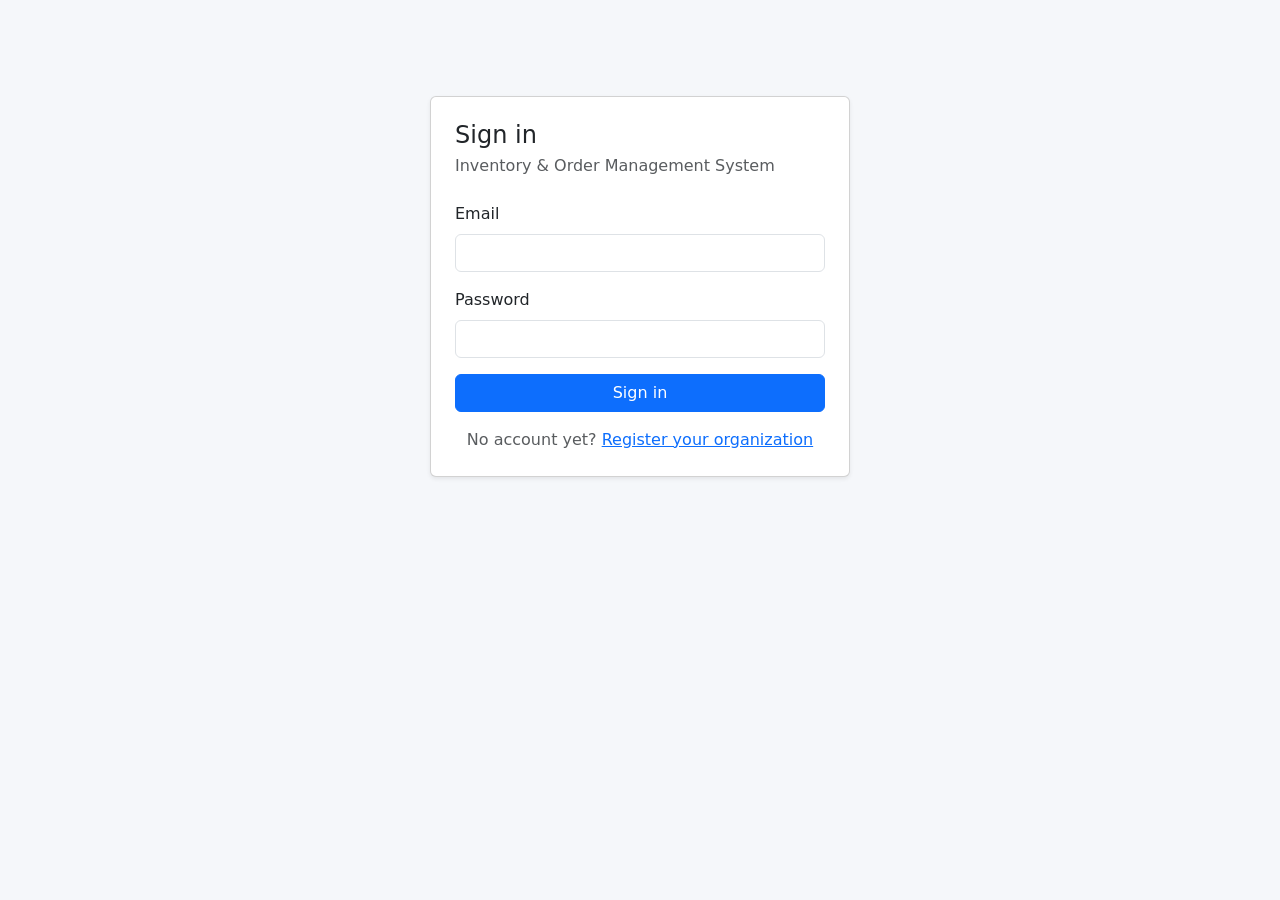
<file: frontend/index.html>
<!DOCTYPE html>
<html lang="en">
<head>
  <meta charset="UTF-8" />
  <title>Inventory & Order Management</title>
</head>
<body>
  <script src="assets/js/config.js"></script>
  <script src="assets/js/api-client.js"></script>
  <script>
    window.location.href = AuthStorage.isAuthenticated() ? "dashboard.html" : "login.html";
  </script>
</body>
</html>
</file>
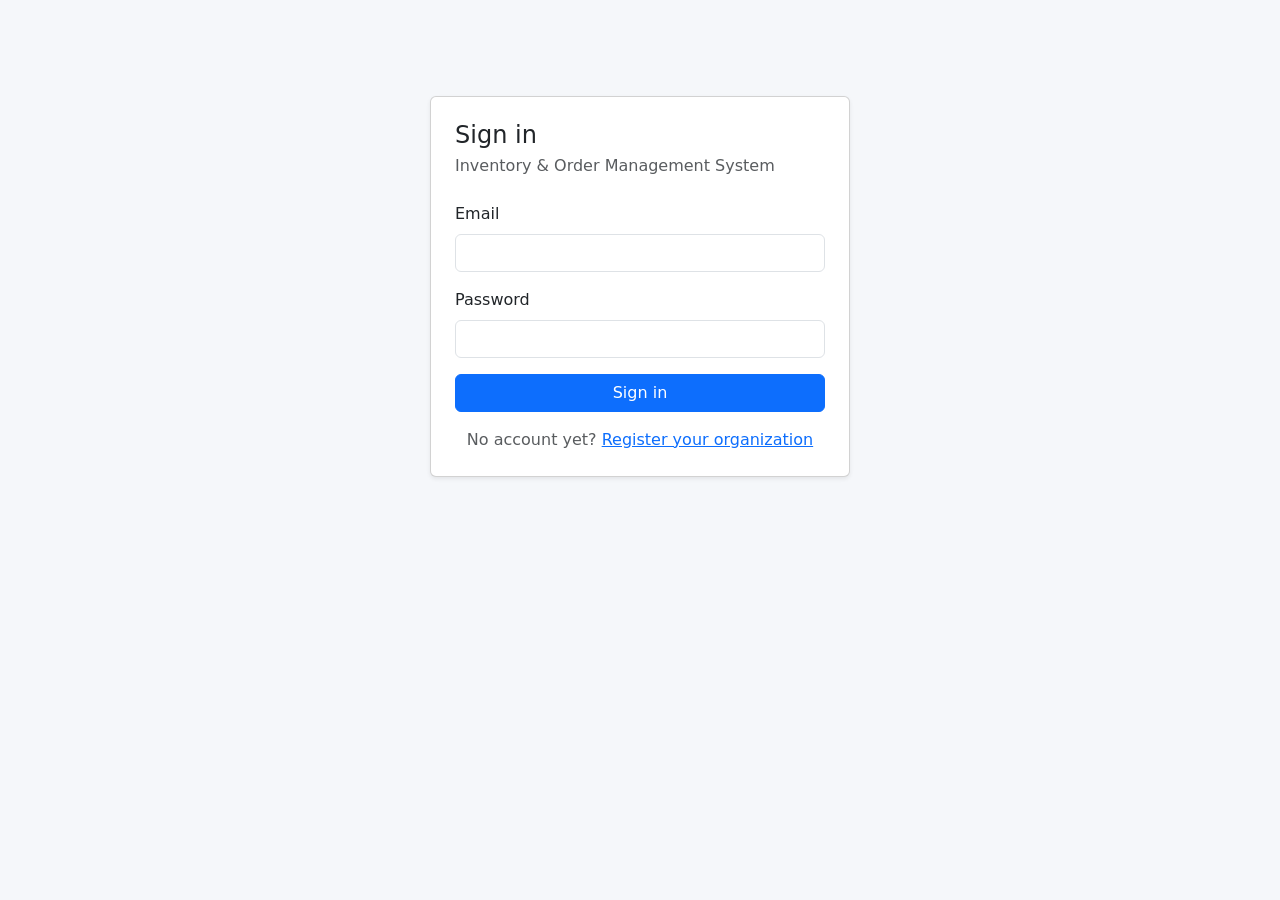
<file: frontend/categories.html>
<!DOCTYPE html>
<html lang="en">
<head>
  <meta charset="UTF-8" />
  <meta name="viewport" content="width=device-width, initial-scale=1" />
  <title>Categories · Inventory & Order Management</title>
  <link
    href="https://cdn.jsdelivr.net/npm/bootstrap@5.3.3/dist/css/bootstrap.min.css"
    rel="stylesheet"
  />
  <link href="assets/css/app.css" rel="stylesheet" />
</head>
<body>
  <div id="navbarContainer"></div>

  <div class="container py-4">
    <div class="d-flex justify-content-between align-items-center mb-3">
      <h1 class="h4 mb-0">Categories</h1>
      <button class="btn btn-primary" data-bs-toggle="modal" data-bs-target="#categoryModal" id="addCategoryBtn">
        + Add Category
      </button>
    </div>

    <div id="categoriesError" class="alert alert-danger d-none" role="alert"></div>

    <div class="card">
      <div class="table-responsive">
        <table class="table table-hover mb-0 align-middle">
          <thead class="table-light">
            <tr>
              <th>Name</th>
              <th>Description</th>
              <th class="text-end"># Products</th>
              <th>Status</th>
              <th class="text-end">Actions</th>
            </tr>
          </thead>
          <tbody id="categoriesTableBody">
            <tr>
              <td colspan="5" class="text-center text-muted py-4">Loading…</td>
            </tr>
          </tbody>
        </table>
      </div>
    </div>
  </div>

  <!-- Create / Edit modal -->
  <div class="modal fade" id="categoryModal" tabindex="-1" aria-hidden="true">
    <div class="modal-dialog">
      <div class="modal-content">
        <form id="categoryForm" novalidate>
          <div class="modal-header">
            <h5 class="modal-title" id="categoryModalTitle">Add Category</h5>
            <button type="button" class="btn-close" data-bs-dismiss="modal"></button>
          </div>
          <div class="modal-body">
            <div id="categoryFormError" class="alert alert-danger d-none" role="alert"></div>

            <input type="hidden" id="categoryId" />

            <div class="mb-3">
              <label for="categoryName" class="form-label">Name</label>
              <input type="text" class="form-control" id="categoryName" required maxlength="100" />
            </div>
            <div class="mb-3">
              <label for="categoryDescription" class="form-label">Description</label>
              <textarea class="form-control" id="categoryDescription" rows="2" maxlength="500"></textarea>
            </div>
            <div class="form-check" id="categoryIsActiveContainer" style="display: none">
              <input type="checkbox" class="form-check-input" id="categoryIsActive" checked />
              <label class="form-check-label" for="categoryIsActive">Active</label>
            </div>
          </div>
          <div class="modal-footer">
            <button type="button" class="btn btn-outline-secondary" data-bs-dismiss="modal">Cancel</button>
            <button type="submit" class="btn btn-primary">Save</button>
          </div>
        </form>
      </div>
    </div>
  </div>

  <script src="https://cdn.jsdelivr.net/npm/bootstrap@5.3.3/dist/js/bootstrap.bundle.min.js"></script>
  <script src="assets/js/config.js"></script>
  <script src="assets/js/api-client.js"></script>
  <script src="assets/js/nav.js"></script>
  <script src="assets/js/categories.js"></script>
</body>
</html>
</file>
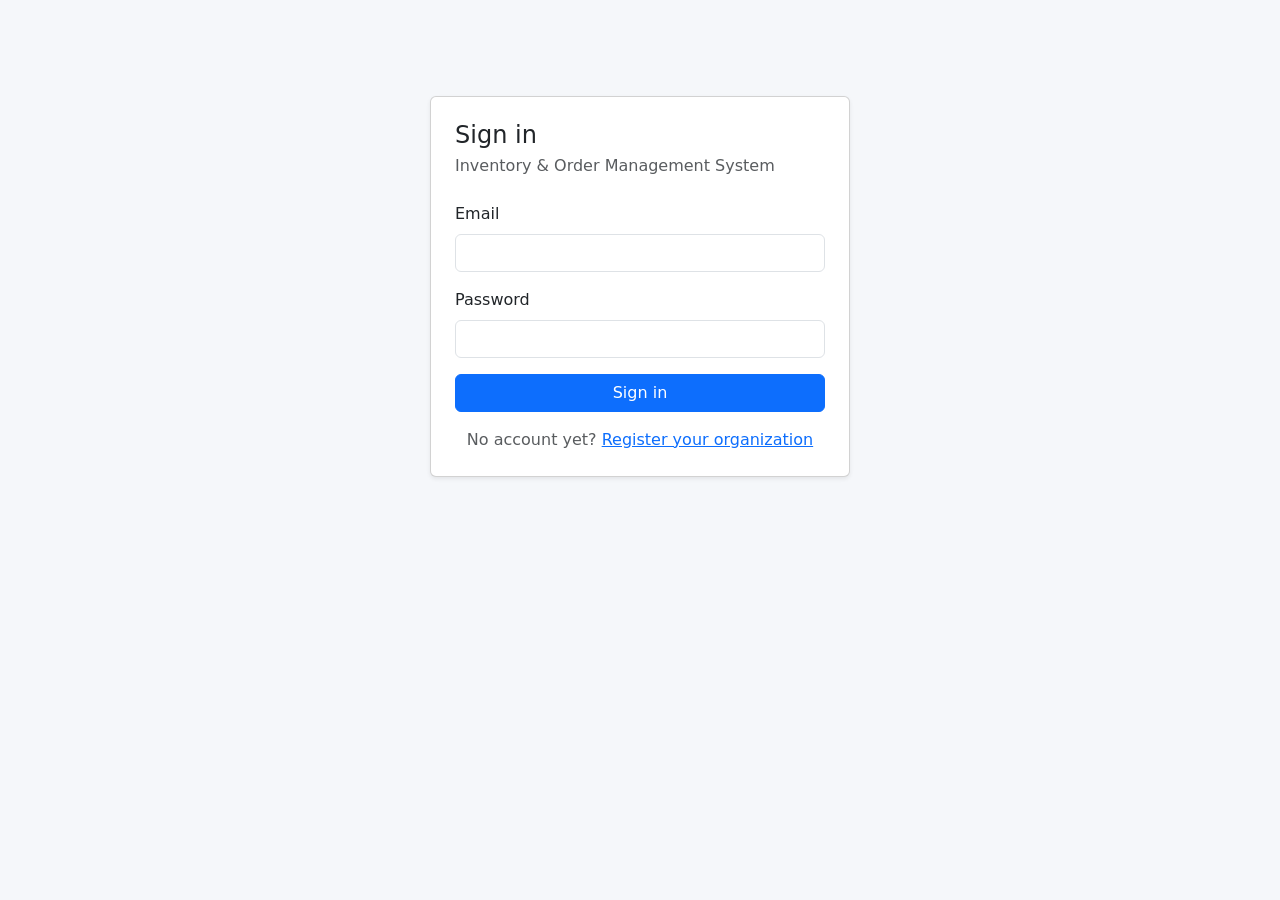
<file: frontend/customers.html>
<!DOCTYPE html>
<html lang="en">
<head>
  <meta charset="UTF-8" />
  <meta name="viewport" content="width=device-width, initial-scale=1" />
  <title>Customers · Inventory & Order Management</title>
  <link
    href="https://cdn.jsdelivr.net/npm/bootstrap@5.3.3/dist/css/bootstrap.min.css"
    rel="stylesheet"
  />
  <link href="assets/css/app.css" rel="stylesheet" />
</head>
<body>
  <div id="navbarContainer"></div>

  <div class="container py-4">
    <div class="d-flex justify-content-between align-items-center mb-3">
      <h1 class="h4 mb-0">Customers</h1>
      <button class="btn btn-primary" data-bs-toggle="modal" data-bs-target="#customerModal" id="addCustomerBtn">
        + Add Customer
      </button>
    </div>

    <div id="customersError" class="alert alert-danger d-none" role="alert"></div>

    <div class="card">
      <div class="table-responsive">
        <table class="table table-hover mb-0 align-middle">
          <thead class="table-light">
            <tr>
              <th>Name</th>
              <th>Email</th>
              <th>Phone</th>
              <th>Status</th>
              <th class="text-end">Actions</th>
            </tr>
          </thead>
          <tbody id="customersTableBody">
            <tr>
              <td colspan="5" class="text-center text-muted py-4">Loading…</td>
            </tr>
          </tbody>
        </table>
      </div>
    </div>
  </div>

  <!-- Create / Edit modal -->
  <div class="modal fade" id="customerModal" tabindex="-1" aria-hidden="true">
    <div class="modal-dialog">
      <div class="modal-content">
        <form id="customerForm" novalidate>
          <div class="modal-header">
            <h5 class="modal-title" id="customerModalTitle">Add Customer</h5>
            <button type="button" class="btn-close" data-bs-dismiss="modal"></button>
          </div>
          <div class="modal-body">
            <div id="customerFormError" class="alert alert-danger d-none" role="alert"></div>

            <input type="hidden" id="customerId" />

            <div class="mb-3">
              <label for="customerName" class="form-label">Name</label>
              <input type="text" class="form-control" id="customerName" required maxlength="150" />
            </div>
            <div class="row">
              <div class="col-6 mb-3">
                <label for="customerEmail" class="form-label">Email</label>
                <input type="email" class="form-control" id="customerEmail" maxlength="256" />
              </div>
              <div class="col-6 mb-3">
                <label for="customerPhone" class="form-label">Phone</label>
                <input type="text" class="form-control" id="customerPhone" maxlength="30" />
              </div>
            </div>
            <div class="mb-3">
              <label for="customerAddress" class="form-label">Address</label>
              <textarea class="form-control" id="customerAddress" rows="2" maxlength="300"></textarea>
            </div>
            <div class="form-check" id="customerIsActiveContainer" style="display: none">
              <input type="checkbox" class="form-check-input" id="customerIsActive" checked />
              <label class="form-check-label" for="customerIsActive">Active</label>
            </div>
          </div>
          <div class="modal-footer">
            <button type="button" class="btn btn-outline-secondary" data-bs-dismiss="modal">Cancel</button>
            <button type="submit" class="btn btn-primary">Save</button>
          </div>
        </form>
      </div>
    </div>
  </div>

  <script src="https://cdn.jsdelivr.net/npm/bootstrap@5.3.3/dist/js/bootstrap.bundle.min.js"></script>
  <script src="assets/js/config.js"></script>
  <script src="assets/js/api-client.js"></script>
  <script src="assets/js/nav.js"></script>
  <script src="assets/js/customers.js"></script>
</body>
</html>
</file>
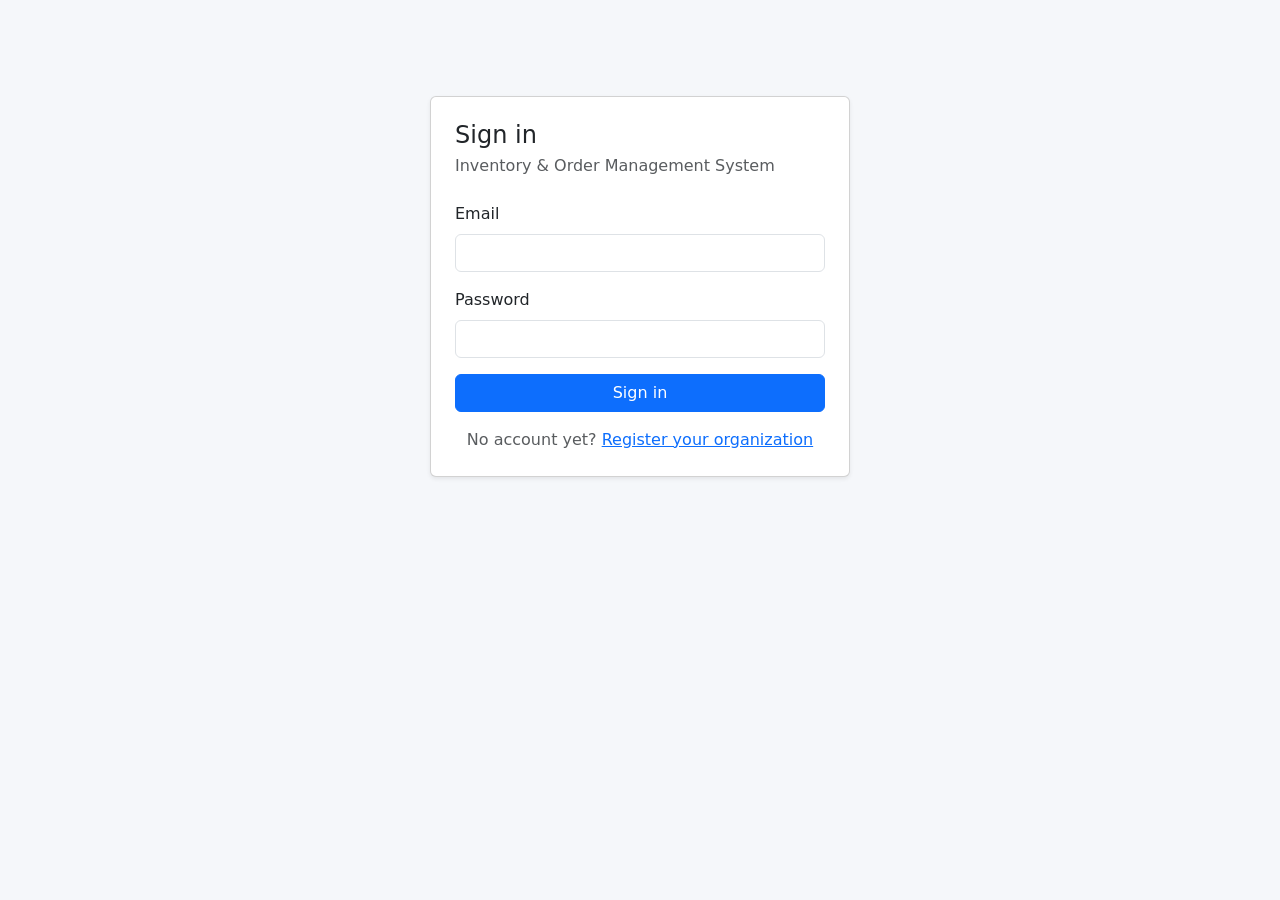
<file: frontend/dashboard.html>
<!DOCTYPE html>
<html lang="en">
<head>
  <meta charset="UTF-8" />
  <meta name="viewport" content="width=device-width, initial-scale=1" />
  <title>Dashboard · Inventory & Order Management</title>
  <link
    href="https://cdn.jsdelivr.net/npm/bootstrap@5.3.3/dist/css/bootstrap.min.css"
    rel="stylesheet"
  />
  <link href="assets/css/app.css" rel="stylesheet" />
</head>
<body>
  <div id="navbarContainer"></div>

  <div class="container py-4">
    <div id="dashboardError" class="alert alert-danger d-none" role="alert"></div>

    <div class="row g-3 mb-4">
      <div class="col-6 col-lg-3">
        <div class="card kpi-card">
          <div class="card-body">
            <div class="kpi-label">Low stock items</div>
            <div class="kpi-value" id="lowStockCount">–</div>
          </div>
        </div>
      </div>
      <div class="col-6 col-lg-3">
        <div class="card kpi-card">
          <div class="card-body">
            <div class="kpi-label">Units on hand</div>
            <div class="kpi-value" id="unitsOnHand">–</div>
          </div>
        </div>
      </div>
      <div class="col-6 col-lg-3">
        <div class="card kpi-card">
          <div class="card-body">
            <div class="kpi-label">Inventory cost value</div>
            <div class="kpi-value" id="inventoryCostValue">–</div>
          </div>
        </div>
      </div>
      <div class="col-6 col-lg-3">
        <div class="card kpi-card">
          <div class="card-body">
            <div class="kpi-label">Inventory retail value</div>
            <div class="kpi-value" id="inventoryRetailValue">–</div>
          </div>
        </div>
      </div>
    </div>

    <div class="card">
      <div class="card-header bg-white">
        <strong>Products at or below reorder level</strong>
      </div>
      <div class="table-responsive">
        <table class="table table-hover mb-0 align-middle">
          <thead class="table-light">
            <tr>
              <th>SKU</th>
              <th>Product</th>
              <th>Category</th>
              <th>On hand / Reorder</th>
            </tr>
          </thead>
          <tbody id="lowStockTableBody">
            <tr>
              <td colspan="4" class="text-center text-muted py-4">Loading…</td>
            </tr>
          </tbody>
        </table>
      </div>
    </div>
  </div>

  <script src="assets/js/config.js"></script>
  <script src="assets/js/api-client.js"></script>
  <script src="assets/js/nav.js"></script>
  <script src="assets/js/dashboard.js"></script>
</body>
</html>
</file>
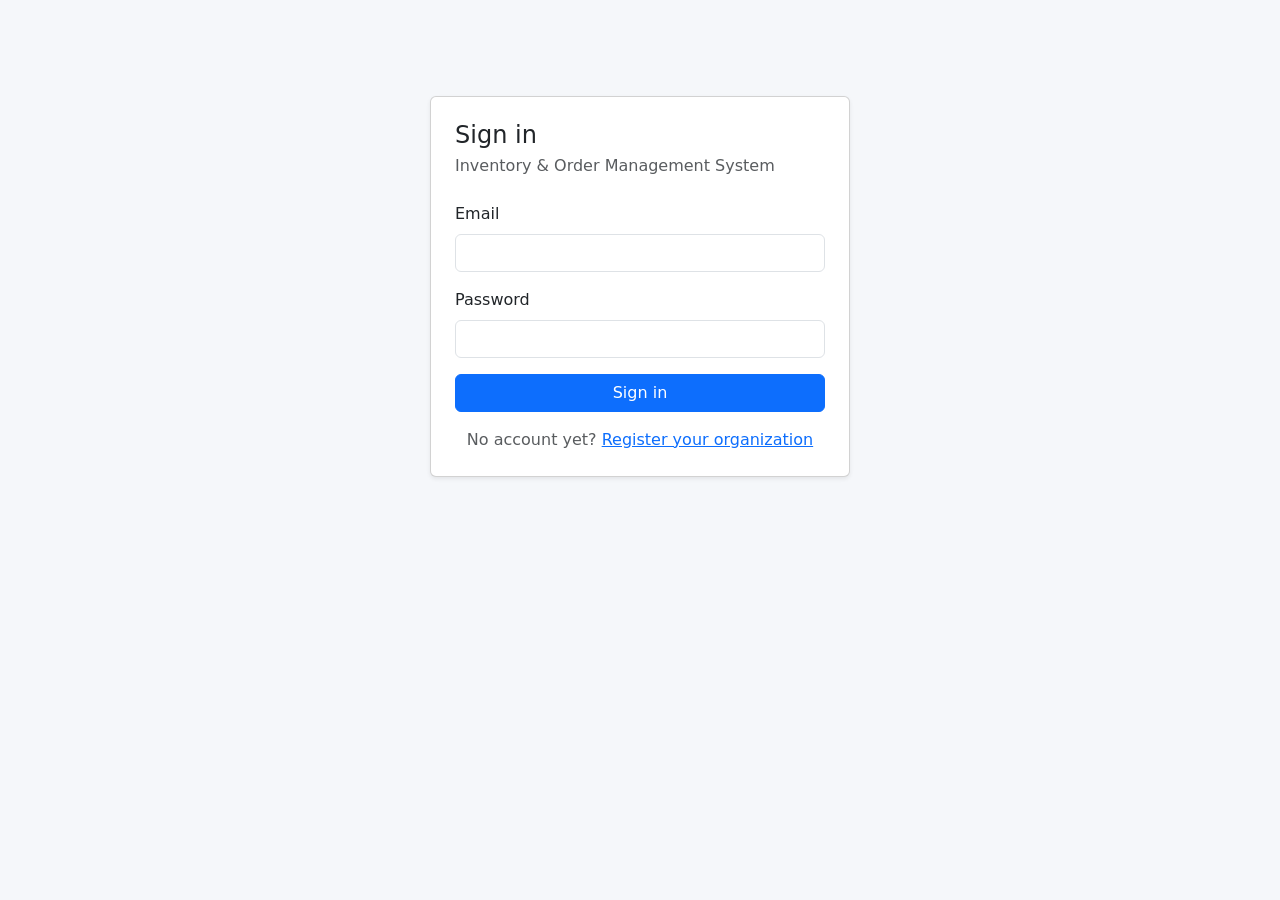
<file: frontend/login.html>
<!DOCTYPE html>
<html lang="en">
<head>
  <meta charset="UTF-8" />
  <meta name="viewport" content="width=device-width, initial-scale=1" />
  <title>Sign in · Inventory & Order Management</title>
  <link
    href="https://cdn.jsdelivr.net/npm/bootstrap@5.3.3/dist/css/bootstrap.min.css"
    rel="stylesheet"
  />
  <link href="assets/css/app.css" rel="stylesheet" />
</head>
<body>
  <div class="container">
    <div class="card auth-card shadow-sm">
      <div class="card-body p-4">
        <h1 class="h4 mb-1">Sign in</h1>
        <p class="text-muted mb-4">Inventory & Order Management System</p>

        <div id="alertBox" class="alert alert-danger d-none" role="alert"></div>

        <form id="loginForm" novalidate>
          <div class="mb-3">
            <label for="email" class="form-label">Email</label>
            <input type="email" class="form-control" id="email" required autocomplete="username" />
          </div>
          <div class="mb-3">
            <label for="password" class="form-label">Password</label>
            <input type="password" class="form-control" id="password" required autocomplete="current-password" />
          </div>
          <button type="submit" class="btn btn-primary w-100">Sign in</button>
        </form>

        <p class="text-center text-muted mt-3 mb-0">
          No account yet? <a href="register.html">Register your organization</a>
        </p>
      </div>
    </div>
  </div>

  <script src="assets/js/config.js"></script>
  <script src="assets/js/api-client.js"></script>
  <script src="assets/js/auth.js"></script>
</body>
</html>
</file>
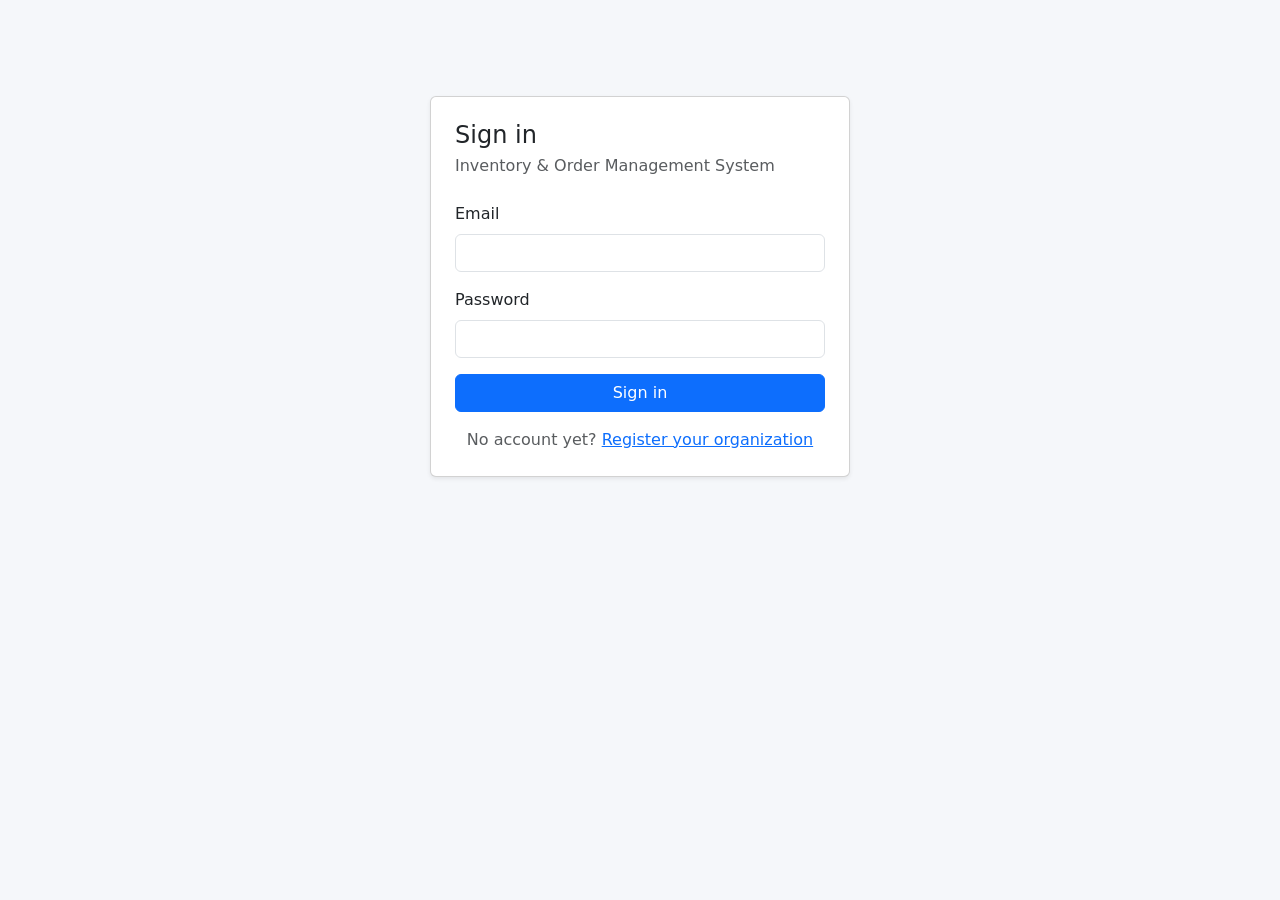
<file: frontend/products.html>
<!DOCTYPE html>
<html lang="en">
<head>
  <meta charset="UTF-8" />
  <meta name="viewport" content="width=device-width, initial-scale=1" />
  <title>Products · Inventory & Order Management</title>
  <link
    href="https://cdn.jsdelivr.net/npm/bootstrap@5.3.3/dist/css/bootstrap.min.css"
    rel="stylesheet"
  />
  <link href="assets/css/app.css" rel="stylesheet" />
</head>
<body>
  <div id="navbarContainer"></div>

  <div class="container py-4">
    <div class="d-flex justify-content-between align-items-center mb-3">
      <h1 class="h4 mb-0">Products</h1>
      <button class="btn btn-primary" data-bs-toggle="modal" data-bs-target="#productModal" id="addProductBtn">
        + Add Product
      </button>
    </div>

    <div id="productsError" class="alert alert-danger d-none" role="alert"></div>

    <div class="card mb-3">
      <div class="card-body">
        <div class="row g-2 align-items-end">
          <div class="col-md-4">
            <label class="form-label small text-muted mb-1">Search</label>
            <input type="text" id="searchInput" class="form-control" placeholder="Name or SKU..." />
          </div>
          <div class="col-md-3">
            <label class="form-label small text-muted mb-1">Category</label>
            <select id="categoryFilter" class="form-select">
              <option value="">All categories</option>
            </select>
          </div>
          <div class="col-md-3">
            <label class="form-label small text-muted mb-1">Status</label>
            <select id="statusFilter" class="form-select">
              <option value="">All</option>
              <option value="true">Active</option>
              <option value="false">Inactive</option>
            </select>
          </div>
          <div class="col-md-2">
            <button id="clearFiltersBtn" class="btn btn-outline-secondary w-100">Clear</button>
          </div>
        </div>
      </div>
    </div>

    <div class="card">
      <div class="table-responsive">
        <table class="table table-hover mb-0 align-middle">
          <thead class="table-light">
            <tr>
              <th>SKU</th>
              <th>Name</th>
              <th>Category</th>
              <th class="text-end">Unit Price</th>
              <th class="text-end">On Hand</th>
              <th>Status</th>
              <th class="text-end">Actions</th>
            </tr>
          </thead>
          <tbody id="productsTableBody">
            <tr>
              <td colspan="7" class="text-center text-muted py-4">Loading…</td>
            </tr>
          </tbody>
        </table>
      </div>
      <div class="card-footer bg-white d-flex justify-content-between align-items-center">
        <span id="resultsSummary" class="text-muted small"></span>
        <nav>
          <ul id="pagination" class="pagination pagination-sm mb-0"></ul>
        </nav>
      </div>
    </div>
  </div>

  <!-- Create / Edit modal -->
  <div class="modal fade" id="productModal" tabindex="-1" aria-hidden="true">
    <div class="modal-dialog">
      <div class="modal-content">
        <form id="productForm" novalidate>
          <div class="modal-header">
            <h5 class="modal-title" id="productModalTitle">Add Product</h5>
            <button type="button" class="btn-close" data-bs-dismiss="modal"></button>
          </div>
          <div class="modal-body">
            <div id="productFormError" class="alert alert-danger d-none" role="alert"></div>

            <input type="hidden" id="productId" />

            <div class="mb-3">
              <label for="sku" class="form-label">SKU</label>
              <input type="text" class="form-control" id="sku" required maxlength="50" />
            </div>
            <div class="mb-3">
              <label for="name" class="form-label">Name</label>
              <input type="text" class="form-control" id="name" required maxlength="150" />
            </div>
            <div class="mb-3">
              <label for="categoryId" class="form-label">Category</label>
              <select class="form-select" id="categoryId" required>
                <option value="" disabled selected>Choose a category…</option>
              </select>
            </div>
            <div class="row">
              <div class="col-6 mb-3">
                <label for="unitPrice" class="form-label">Unit price</label>
                <input type="number" step="0.01" min="0" class="form-control" id="unitPrice" required />
              </div>
              <div class="col-6 mb-3">
                <label for="costPrice" class="form-label">Cost price</label>
                <input type="number" step="0.01" min="0" class="form-control" id="costPrice" required />
              </div>
            </div>
            <div class="mb-3">
              <label for="reorderLevel" class="form-label">Reorder level</label>
              <input type="number" min="0" class="form-control" id="reorderLevel" required />
            </div>
            <div class="mb-3">
              <label for="description" class="form-label">Description</label>
              <textarea class="form-control" id="description" rows="2" maxlength="1000"></textarea>
            </div>
            <div class="form-check" id="isActiveContainer" style="display: none">
              <input type="checkbox" class="form-check-input" id="isActive" checked />
              <label class="form-check-label" for="isActive">Active</label>
            </div>
          </div>
          <div class="modal-footer">
            <button type="button" class="btn btn-outline-secondary" data-bs-dismiss="modal">Cancel</button>
            <button type="submit" class="btn btn-primary">Save</button>
          </div>
        </form>
      </div>
    </div>
  </div>

  <script src="https://cdn.jsdelivr.net/npm/bootstrap@5.3.3/dist/js/bootstrap.bundle.min.js"></script>
  <script src="assets/js/config.js"></script>
  <script src="assets/js/api-client.js"></script>
  <script src="assets/js/nav.js"></script>
  <script src="assets/js/pagination.js"></script>
  <script src="assets/js/products.js"></script>
</body>
</html>
</file>
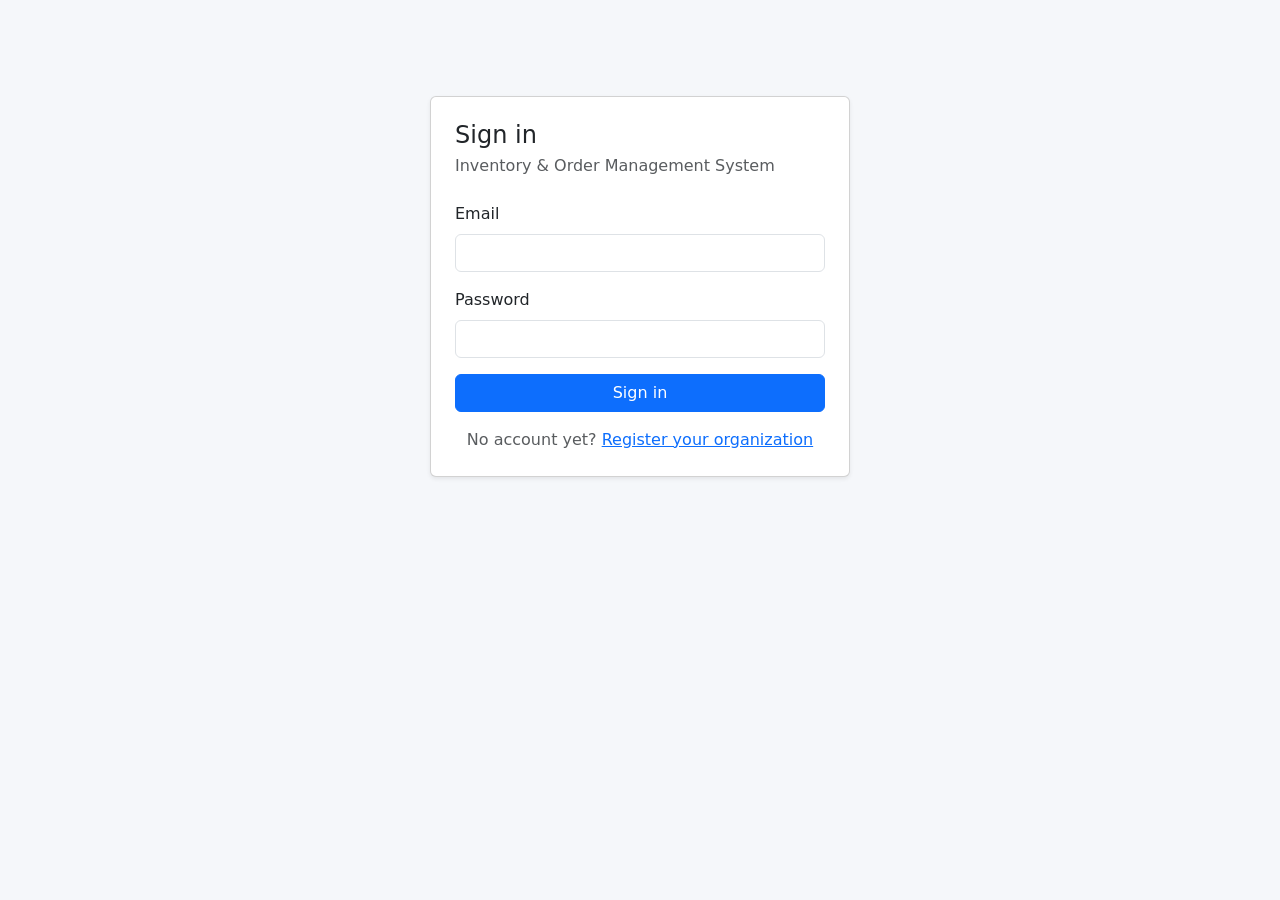
<file: frontend/purchase-orders.html>
<!DOCTYPE html>
<html lang="en">
<head>
  <meta charset="UTF-8" />
  <meta name="viewport" content="width=device-width, initial-scale=1" />
  <title>Purchase Orders · Inventory & Order Management</title>
  <link
    href="https://cdn.jsdelivr.net/npm/bootstrap@5.3.3/dist/css/bootstrap.min.css"
    rel="stylesheet"
  />
  <link href="assets/css/app.css" rel="stylesheet" />
</head>
<body>
  <div id="navbarContainer"></div>

  <div class="container py-4">
    <div class="d-flex justify-content-between align-items-center mb-3">
      <h1 class="h4 mb-0">Purchase Orders</h1>
      <button class="btn btn-primary" data-bs-toggle="modal" data-bs-target="#createOrderModal" id="addOrderBtn">
        + New Purchase Order
      </button>
    </div>

    <div id="ordersError" class="alert alert-danger d-none" role="alert"></div>

    <div class="card mb-3">
      <div class="card-body">
        <div class="row g-2 align-items-end">
          <div class="col-md-3">
            <label class="form-label small text-muted mb-1">Status</label>
            <select id="statusFilter" class="form-select">
              <option value="">All</option>
              <option value="Draft">Draft</option>
              <option value="Received">Received</option>
              <option value="Cancelled">Cancelled</option>
            </select>
          </div>
        </div>
      </div>
    </div>

    <div class="card">
      <div class="table-responsive">
        <table class="table table-hover mb-0 align-middle">
          <thead class="table-light">
            <tr>
              <th>Order #</th>
              <th>Supplier</th>
              <th>Status</th>
              <th>Order Date</th>
              <th class="text-end">Total</th>
              <th class="text-end">Actions</th>
            </tr>
          </thead>
          <tbody id="ordersTableBody">
            <tr>
              <td colspan="6" class="text-center text-muted py-4">Loading…</td>
            </tr>
          </tbody>
        </table>
      </div>
      <div class="card-footer bg-white d-flex justify-content-between align-items-center">
        <span id="resultsSummary" class="text-muted small"></span>
        <nav>
          <ul id="pagination" class="pagination pagination-sm mb-0"></ul>
        </nav>
      </div>
    </div>
  </div>

  <!-- Create modal -->
  <div class="modal fade" id="createOrderModal" tabindex="-1" aria-hidden="true">
    <div class="modal-dialog modal-lg">
      <div class="modal-content">
        <form id="createOrderForm" novalidate>
          <div class="modal-header">
            <h5 class="modal-title">New Purchase Order</h5>
            <button type="button" class="btn-close" data-bs-dismiss="modal"></button>
          </div>
          <div class="modal-body">
            <div id="createOrderError" class="alert alert-danger d-none" role="alert"></div>

            <div class="mb-3">
              <label for="orderSupplierId" class="form-label">Supplier</label>
              <select class="form-select" id="orderSupplierId" required>
                <option value="" disabled selected>Choose a supplier…</option>
              </select>
            </div>
            <div class="mb-3">
              <label for="orderNotes" class="form-label">Notes (optional)</label>
              <textarea class="form-control" id="orderNotes" rows="2" maxlength="500"></textarea>
            </div>

            <label class="form-label">Line items</label>
            <table class="table table-sm align-middle">
              <thead>
                <tr>
                  <th>Product</th>
                  <th style="width: 110px">Quantity</th>
                  <th style="width: 130px">Unit Cost</th>
                  <th style="width: 40px"></th>
                </tr>
              </thead>
              <tbody id="orderItemsBody"></tbody>
            </table>
            <button type="button" class="btn btn-sm btn-outline-secondary" id="addItemRowBtn">+ Add item</button>
            <div class="text-end mt-2">
              <strong>Total: <span id="orderTotalPreview">$0.00</span></strong>
            </div>
          </div>
          <div class="modal-footer">
            <button type="button" class="btn btn-outline-secondary" data-bs-dismiss="modal">Cancel</button>
            <button type="submit" class="btn btn-primary">Create Draft Order</button>
          </div>
        </form>
      </div>
    </div>
  </div>

  <!-- View / manage modal -->
  <div class="modal fade" id="viewOrderModal" tabindex="-1" aria-hidden="true">
    <div class="modal-dialog modal-lg">
      <div class="modal-content">
        <div class="modal-header">
          <h5 class="modal-title" id="viewOrderTitle">Purchase Order</h5>
          <button type="button" class="btn-close" data-bs-dismiss="modal"></button>
        </div>
        <div class="modal-body">
          <div id="viewOrderError" class="alert alert-danger d-none" role="alert"></div>
          <div id="viewOrderBody"></div>
        </div>
        <div class="modal-footer" id="viewOrderActions"></div>
      </div>
    </div>
  </div>

  <script src="https://cdn.jsdelivr.net/npm/bootstrap@5.3.3/dist/js/bootstrap.bundle.min.js"></script>
  <script src="assets/js/config.js"></script>
  <script src="assets/js/api-client.js"></script>
  <script src="assets/js/nav.js"></script>
  <script src="assets/js/pagination.js"></script>
  <script src="assets/js/purchase-orders.js"></script>
</body>
</html>
</file>
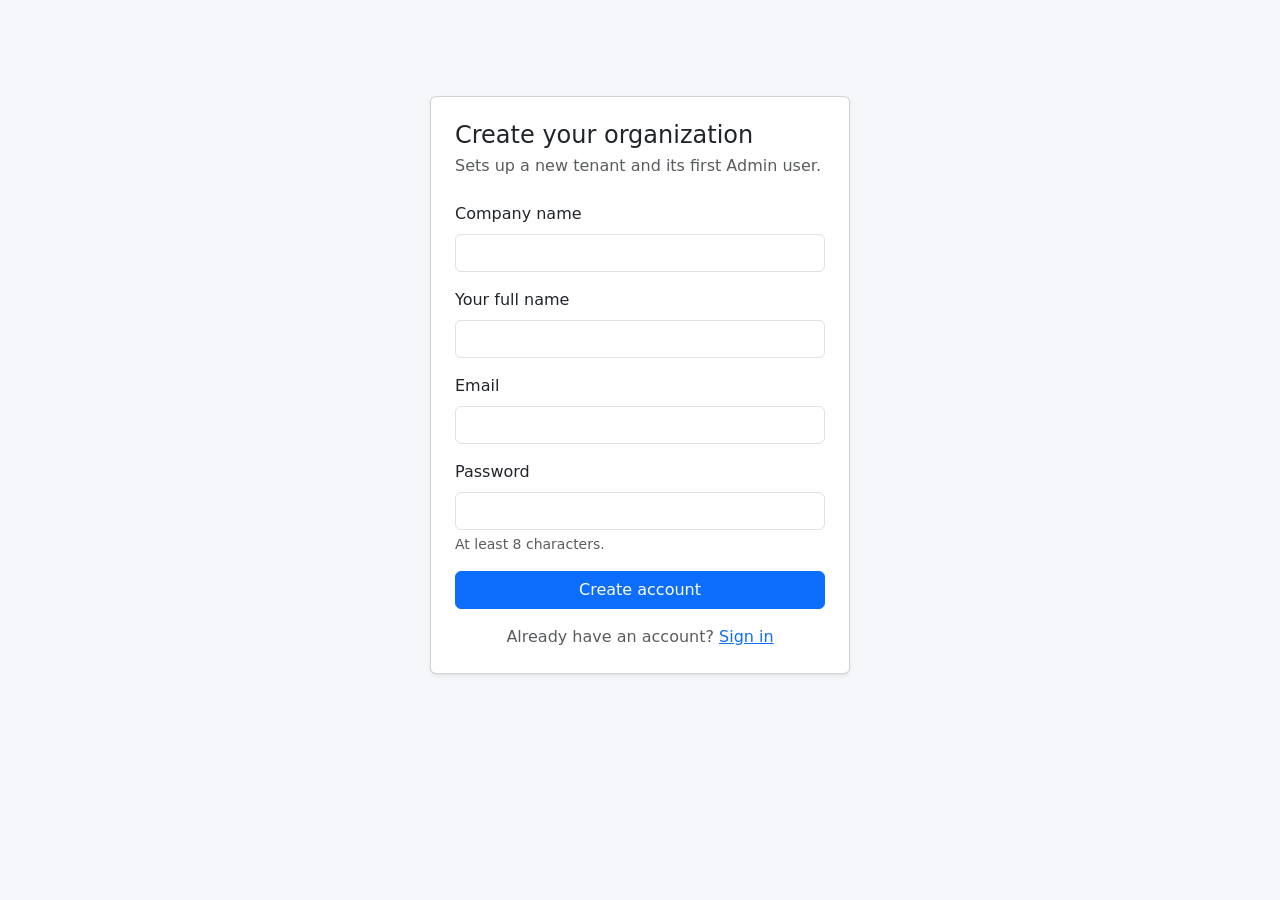
<file: frontend/register.html>
<!DOCTYPE html>
<html lang="en">
<head>
  <meta charset="UTF-8" />
  <meta name="viewport" content="width=device-width, initial-scale=1" />
  <title>Register · Inventory & Order Management</title>
  <link
    href="https://cdn.jsdelivr.net/npm/bootstrap@5.3.3/dist/css/bootstrap.min.css"
    rel="stylesheet"
  />
  <link href="assets/css/app.css" rel="stylesheet" />
</head>
<body>
  <div class="container">
    <div class="card auth-card shadow-sm">
      <div class="card-body p-4">
        <h1 class="h4 mb-1">Create your organization</h1>
        <p class="text-muted mb-4">Sets up a new tenant and its first Admin user.</p>

        <div id="alertBox" class="alert alert-danger d-none" role="alert"></div>

        <form id="registerForm" novalidate>
          <div class="mb-3">
            <label for="companyName" class="form-label">Company name</label>
            <input type="text" class="form-control" id="companyName" required />
          </div>
          <div class="mb-3">
            <label for="adminFullName" class="form-label">Your full name</label>
            <input type="text" class="form-control" id="adminFullName" required />
          </div>
          <div class="mb-3">
            <label for="adminEmail" class="form-label">Email</label>
            <input type="email" class="form-control" id="adminEmail" required autocomplete="username" />
          </div>
          <div class="mb-3">
            <label for="password" class="form-label">Password</label>
            <input
              type="password"
              class="form-control"
              id="password"
              required
              minlength="8"
              autocomplete="new-password"
            />
            <div class="form-text">At least 8 characters.</div>
          </div>
          <button type="submit" class="btn btn-primary w-100">Create account</button>
        </form>

        <p class="text-center text-muted mt-3 mb-0">
          Already have an account? <a href="login.html">Sign in</a>
        </p>
      </div>
    </div>
  </div>

  <script src="assets/js/config.js"></script>
  <script src="assets/js/api-client.js"></script>
  <script src="assets/js/auth.js"></script>
</body>
</html>
</file>
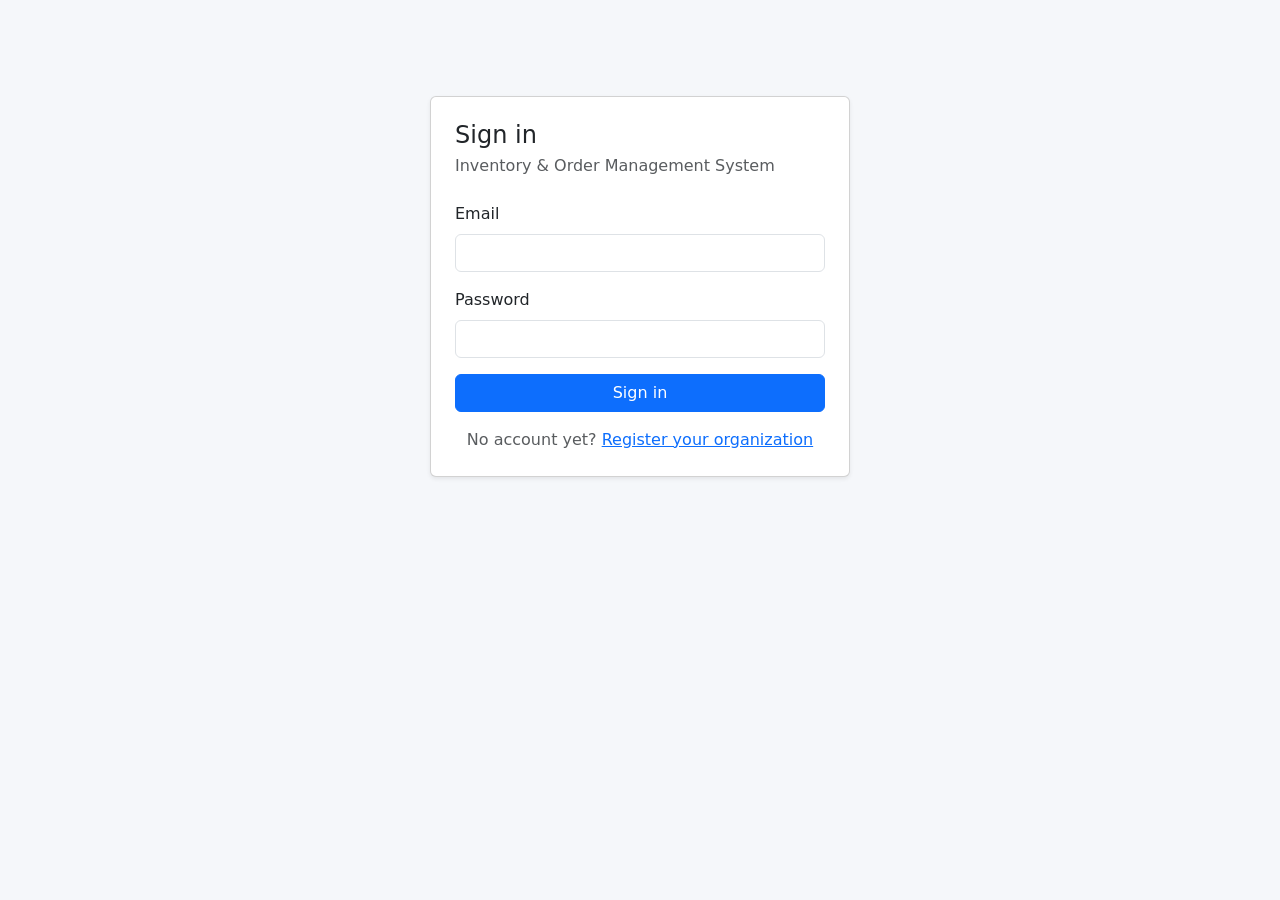
<file: frontend/sales-orders.html>
<!DOCTYPE html>
<html lang="en">
<head>
  <meta charset="UTF-8" />
  <meta name="viewport" content="width=device-width, initial-scale=1" />
  <title>Sales Orders · Inventory & Order Management</title>
  <link
    href="https://cdn.jsdelivr.net/npm/bootstrap@5.3.3/dist/css/bootstrap.min.css"
    rel="stylesheet"
  />
  <link href="assets/css/app.css" rel="stylesheet" />
</head>
<body>
  <div id="navbarContainer"></div>

  <div class="container py-4">
    <div class="d-flex justify-content-between align-items-center mb-3">
      <h1 class="h4 mb-0">Sales Orders</h1>
      <button class="btn btn-primary" data-bs-toggle="modal" data-bs-target="#createOrderModal" id="addOrderBtn">
        + New Sales Order
      </button>
    </div>

    <div id="ordersError" class="alert alert-danger d-none" role="alert"></div>

    <div class="card mb-3">
      <div class="card-body">
        <div class="row g-2 align-items-end">
          <div class="col-md-3">
            <label class="form-label small text-muted mb-1">Status</label>
            <select id="statusFilter" class="form-select">
              <option value="">All</option>
              <option value="Draft">Draft</option>
              <option value="Fulfilled">Fulfilled</option>
              <option value="Cancelled">Cancelled</option>
            </select>
          </div>
        </div>
      </div>
    </div>

    <div class="card">
      <div class="table-responsive">
        <table class="table table-hover mb-0 align-middle">
          <thead class="table-light">
            <tr>
              <th>Order #</th>
              <th>Customer</th>
              <th>Status</th>
              <th>Order Date</th>
              <th class="text-end">Total</th>
              <th class="text-end">Actions</th>
            </tr>
          </thead>
          <tbody id="ordersTableBody">
            <tr>
              <td colspan="6" class="text-center text-muted py-4">Loading…</td>
            </tr>
          </tbody>
        </table>
      </div>
      <div class="card-footer bg-white d-flex justify-content-between align-items-center">
        <span id="resultsSummary" class="text-muted small"></span>
        <nav>
          <ul id="pagination" class="pagination pagination-sm mb-0"></ul>
        </nav>
      </div>
    </div>
  </div>

  <!-- Create modal -->
  <div class="modal fade" id="createOrderModal" tabindex="-1" aria-hidden="true">
    <div class="modal-dialog modal-lg">
      <div class="modal-content">
        <form id="createOrderForm" novalidate>
          <div class="modal-header">
            <h5 class="modal-title">New Sales Order</h5>
            <button type="button" class="btn-close" data-bs-dismiss="modal"></button>
          </div>
          <div class="modal-body">
            <div id="createOrderError" class="alert alert-danger d-none" role="alert"></div>

            <div class="mb-3">
              <label for="orderCustomerId" class="form-label">Customer</label>
              <select class="form-select" id="orderCustomerId" required>
                <option value="" disabled selected>Choose a customer…</option>
              </select>
            </div>
            <div class="mb-3">
              <label for="orderNotes" class="form-label">Notes (optional)</label>
              <textarea class="form-control" id="orderNotes" rows="2" maxlength="500"></textarea>
            </div>

            <label class="form-label">Line items</label>
            <table class="table table-sm align-middle">
              <thead>
                <tr>
                  <th>Product</th>
                  <th style="width: 110px">Quantity</th>
                  <th style="width: 130px">Unit Price</th>
                  <th style="width: 40px"></th>
                </tr>
              </thead>
              <tbody id="orderItemsBody"></tbody>
            </table>
            <button type="button" class="btn btn-sm btn-outline-secondary" id="addItemRowBtn">+ Add item</button>
            <div class="text-end mt-2">
              <strong>Total: <span id="orderTotalPreview">$0.00</span></strong>
            </div>
            <p class="text-muted small mt-2 mb-0">
              Stock is checked when you fulfill the order, not when you create it - a draft can be
              saved even if stock is currently insufficient.
            </p>
          </div>
          <div class="modal-footer">
            <button type="button" class="btn btn-outline-secondary" data-bs-dismiss="modal">Cancel</button>
            <button type="submit" class="btn btn-primary">Create Draft Order</button>
          </div>
        </form>
      </div>
    </div>
  </div>

  <!-- View / manage modal -->
  <div class="modal fade" id="viewOrderModal" tabindex="-1" aria-hidden="true">
    <div class="modal-dialog modal-lg">
      <div class="modal-content">
        <div class="modal-header">
          <h5 class="modal-title" id="viewOrderTitle">Sales Order</h5>
          <button type="button" class="btn-close" data-bs-dismiss="modal"></button>
        </div>
        <div class="modal-body">
          <div id="viewOrderError" class="alert alert-danger d-none" role="alert"></div>
          <div id="viewOrderBody"></div>
        </div>
        <div class="modal-footer" id="viewOrderActions"></div>
      </div>
    </div>
  </div>

  <script src="https://cdn.jsdelivr.net/npm/bootstrap@5.3.3/dist/js/bootstrap.bundle.min.js"></script>
  <script src="assets/js/config.js"></script>
  <script src="assets/js/api-client.js"></script>
  <script src="assets/js/nav.js"></script>
  <script src="assets/js/pagination.js"></script>
  <script src="assets/js/sales-orders.js"></script>
</body>
</html>
</file>
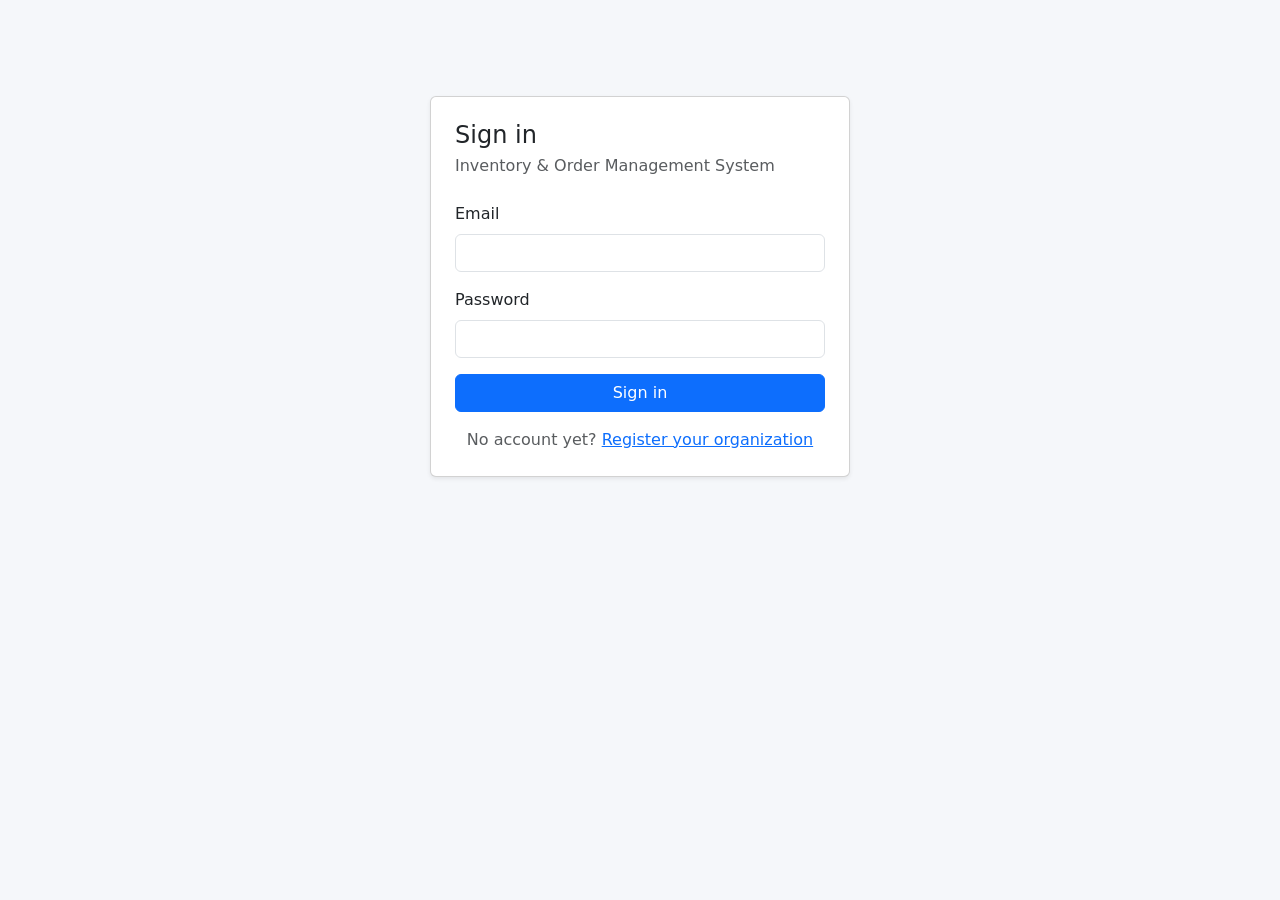
<file: frontend/suppliers.html>
<!DOCTYPE html>
<html lang="en">
<head>
  <meta charset="UTF-8" />
  <meta name="viewport" content="width=device-width, initial-scale=1" />
  <title>Suppliers · Inventory & Order Management</title>
  <link
    href="https://cdn.jsdelivr.net/npm/bootstrap@5.3.3/dist/css/bootstrap.min.css"
    rel="stylesheet"
  />
  <link href="assets/css/app.css" rel="stylesheet" />
</head>
<body>
  <div id="navbarContainer"></div>

  <div class="container py-4">
    <div class="d-flex justify-content-between align-items-center mb-3">
      <h1 class="h4 mb-0">Suppliers</h1>
      <button class="btn btn-primary" data-bs-toggle="modal" data-bs-target="#supplierModal" id="addSupplierBtn">
        + Add Supplier
      </button>
    </div>

    <div id="suppliersError" class="alert alert-danger d-none" role="alert"></div>

    <div class="card">
      <div class="table-responsive">
        <table class="table table-hover mb-0 align-middle">
          <thead class="table-light">
            <tr>
              <th>Name</th>
              <th>Contact</th>
              <th>Email</th>
              <th>Phone</th>
              <th>Status</th>
              <th class="text-end">Actions</th>
            </tr>
          </thead>
          <tbody id="suppliersTableBody">
            <tr>
              <td colspan="6" class="text-center text-muted py-4">Loading…</td>
            </tr>
          </tbody>
        </table>
      </div>
    </div>
  </div>

  <!-- Create / Edit modal -->
  <div class="modal fade" id="supplierModal" tabindex="-1" aria-hidden="true">
    <div class="modal-dialog">
      <div class="modal-content">
        <form id="supplierForm" novalidate>
          <div class="modal-header">
            <h5 class="modal-title" id="supplierModalTitle">Add Supplier</h5>
            <button type="button" class="btn-close" data-bs-dismiss="modal"></button>
          </div>
          <div class="modal-body">
            <div id="supplierFormError" class="alert alert-danger d-none" role="alert"></div>

            <input type="hidden" id="supplierId" />

            <div class="mb-3">
              <label for="supplierName" class="form-label">Name</label>
              <input type="text" class="form-control" id="supplierName" required maxlength="150" />
            </div>
            <div class="mb-3">
              <label for="contactPerson" class="form-label">Contact person</label>
              <input type="text" class="form-control" id="contactPerson" maxlength="100" />
            </div>
            <div class="row">
              <div class="col-6 mb-3">
                <label for="supplierEmail" class="form-label">Email</label>
                <input type="email" class="form-control" id="supplierEmail" maxlength="256" />
              </div>
              <div class="col-6 mb-3">
                <label for="supplierPhone" class="form-label">Phone</label>
                <input type="text" class="form-control" id="supplierPhone" maxlength="30" />
              </div>
            </div>
            <div class="mb-3">
              <label for="supplierAddress" class="form-label">Address</label>
              <textarea class="form-control" id="supplierAddress" rows="2" maxlength="300"></textarea>
            </div>
            <div class="form-check" id="supplierIsActiveContainer" style="display: none">
              <input type="checkbox" class="form-check-input" id="supplierIsActive" checked />
              <label class="form-check-label" for="supplierIsActive">Active</label>
            </div>
          </div>
          <div class="modal-footer">
            <button type="button" class="btn btn-outline-secondary" data-bs-dismiss="modal">Cancel</button>
            <button type="submit" class="btn btn-primary">Save</button>
          </div>
        </form>
      </div>
    </div>
  </div>

  <script src="https://cdn.jsdelivr.net/npm/bootstrap@5.3.3/dist/js/bootstrap.bundle.min.js"></script>
  <script src="assets/js/config.js"></script>
  <script src="assets/js/api-client.js"></script>
  <script src="assets/js/nav.js"></script>
  <script src="assets/js/suppliers.js"></script>
</body>
</html>
</file>
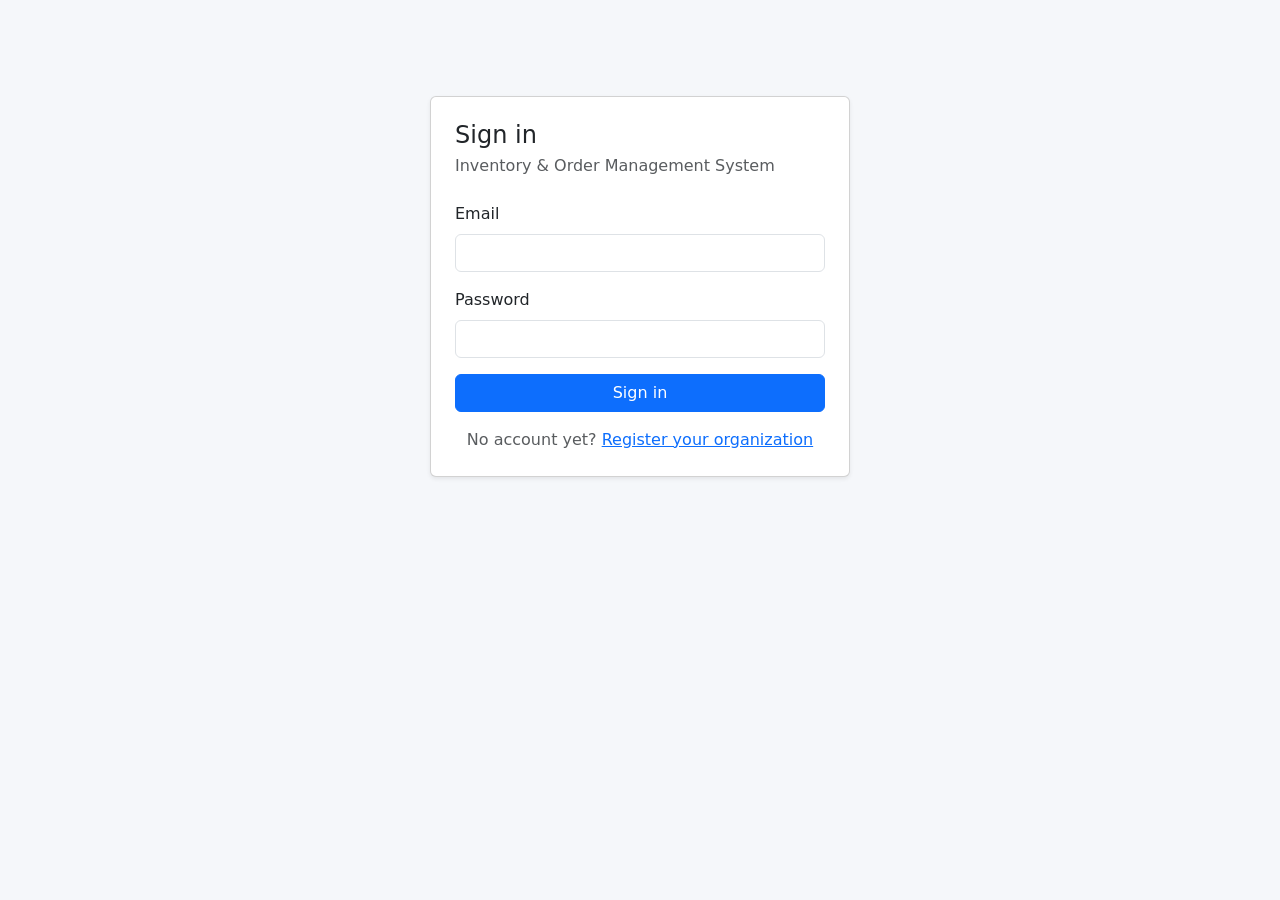
<file: frontend/users.html>
<!DOCTYPE html>
<html lang="en">
<head>
  <meta charset="UTF-8" />
  <meta name="viewport" content="width=device-width, initial-scale=1" />
  <title>Users · Inventory & Order Management</title>
  <link
    href="https://cdn.jsdelivr.net/npm/bootstrap@5.3.3/dist/css/bootstrap.min.css"
    rel="stylesheet"
  />
  <link href="assets/css/app.css" rel="stylesheet" />
</head>
<body>
  <div id="navbarContainer"></div>

  <div class="container py-4">
    <div class="d-flex justify-content-between align-items-center mb-3">
      <h1 class="h4 mb-0">Users</h1>
      <button class="btn btn-primary" data-bs-toggle="modal" data-bs-target="#userModal" id="addUserBtn">
        + Add User
      </button>
    </div>

    <div id="usersError" class="alert alert-danger d-none" role="alert"></div>
    <div id="accessDenied" class="alert alert-warning d-none" role="alert">
      You need Admin access to manage users.
    </div>

    <div class="card" id="usersCard">
      <div class="table-responsive">
        <table class="table table-hover mb-0 align-middle">
          <thead class="table-light">
            <tr>
              <th>Name</th>
              <th>Email</th>
              <th>Role</th>
              <th>Status</th>
              <th class="text-end">Actions</th>
            </tr>
          </thead>
          <tbody id="usersTableBody">
            <tr>
              <td colspan="5" class="text-center text-muted py-4">Loading…</td>
            </tr>
          </tbody>
        </table>
      </div>
    </div>
  </div>

  <!-- Create / Edit modal -->
  <div class="modal fade" id="userModal" tabindex="-1" aria-hidden="true">
    <div class="modal-dialog">
      <div class="modal-content">
        <form id="userForm" novalidate>
          <div class="modal-header">
            <h5 class="modal-title" id="userModalTitle">Add User</h5>
            <button type="button" class="btn-close" data-bs-dismiss="modal"></button>
          </div>
          <div class="modal-body">
            <div id="userFormError" class="alert alert-danger d-none" role="alert"></div>

            <input type="hidden" id="userId" />

            <div class="mb-3">
              <label for="userFullName" class="form-label">Full name</label>
              <input type="text" class="form-control" id="userFullName" required maxlength="100" />
            </div>
            <div class="mb-3">
              <label for="userEmail" class="form-label">Email</label>
              <input type="email" class="form-control" id="userEmail" required maxlength="256" />
              <div class="form-text" id="emailLockedHint" style="display: none">
                Email can't be changed after the account is created.
              </div>
            </div>
            <div class="mb-3" id="userPasswordContainer">
              <label for="userPassword" class="form-label">Password</label>
              <input type="password" class="form-control" id="userPassword" minlength="8" />
              <div class="form-text">At least 8 characters.</div>
            </div>
            <div class="mb-3">
              <label for="userRole" class="form-label">Role</label>
              <select class="form-select" id="userRole" required>
                <option value="Staff">Staff</option>
                <option value="Admin">Admin</option>
              </select>
            </div>
            <div class="form-check" id="userIsActiveContainer" style="display: none">
              <input type="checkbox" class="form-check-input" id="userIsActive" checked />
              <label class="form-check-label" for="userIsActive">Active</label>
            </div>
          </div>
          <div class="modal-footer">
            <button type="button" class="btn btn-outline-secondary" data-bs-dismiss="modal">Cancel</button>
            <button type="submit" class="btn btn-primary">Save</button>
          </div>
        </form>
      </div>
    </div>
  </div>

  <script src="https://cdn.jsdelivr.net/npm/bootstrap@5.3.3/dist/js/bootstrap.bundle.min.js"></script>
  <script src="assets/js/config.js"></script>
  <script src="assets/js/api-client.js"></script>
  <script src="assets/js/nav.js"></script>
  <script src="assets/js/users.js"></script>
</body>
</html>
</file>
<file: frontend/assets/css/app.css>
body {
  background-color: #f5f7fa;
}

.auth-card {
  max-width: 420px;
  margin: 6rem auto;
}

.kpi-card {
  border: none;
  border-radius: 0.75rem;
  box-shadow: 0 1px 3px rgba(0, 0, 0, 0.08);
}

.kpi-card .kpi-value {
  font-size: 1.75rem;
  font-weight: 600;
}

.kpi-card .kpi-label {
  color: #6c757d;
  font-size: 0.85rem;
  text-transform: uppercase;
  letter-spacing: 0.04em;
}

.navbar-brand {
  font-weight: 600;
}
</file>
